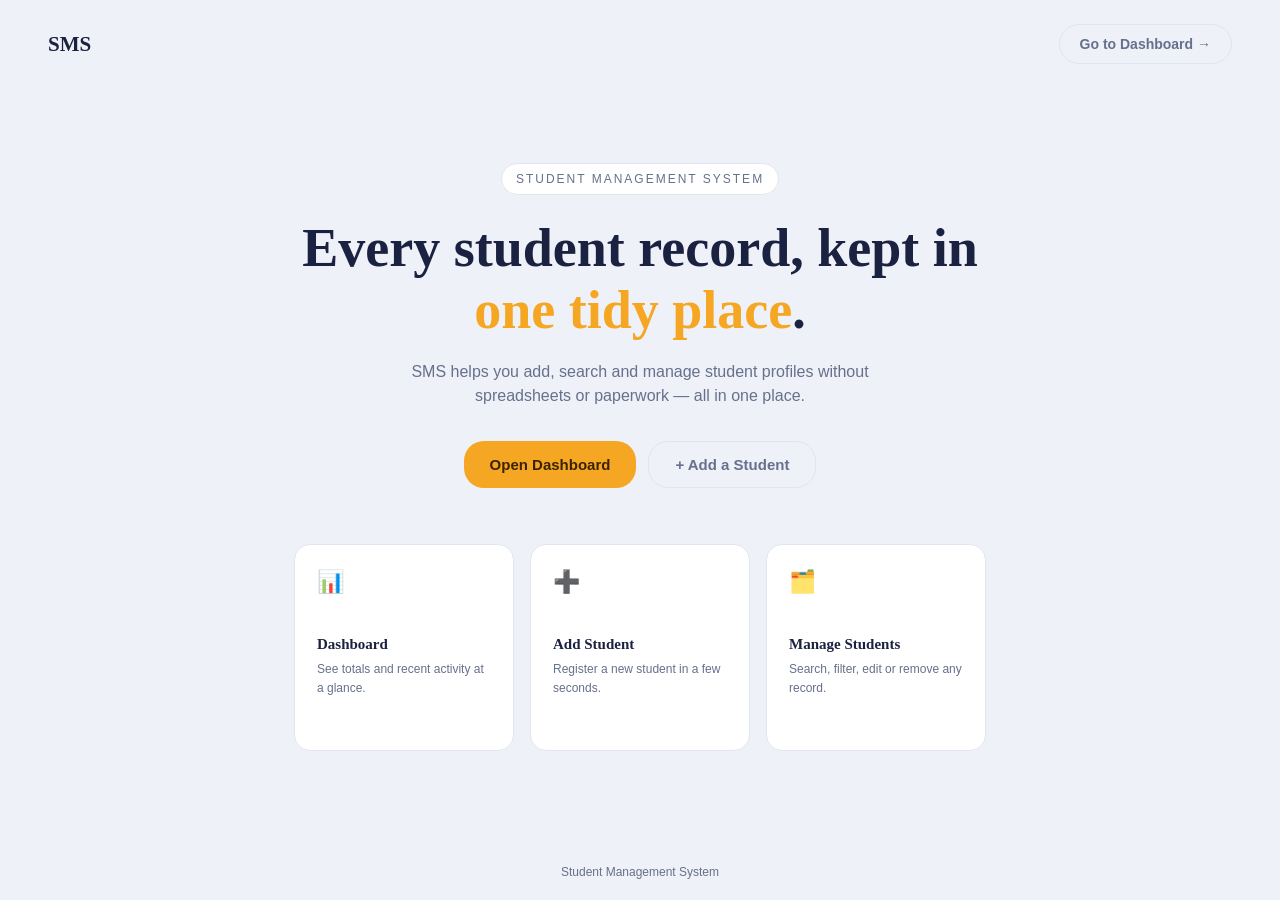
<file: index.html>
<!DOCTYPE html>
<html lang="en">
<head>
<meta charset="UTF-8">
<meta name="viewport" content="width=device-width, initial-scale=1.0">
<title>SMS | Home</title>
<link rel="stylesheet" href="style.css">
</head>
<body class="home-page">

<nav class="home-nav">
  <div class="brand">SMS</div>
  <a href="dashboard.html" class="secondary-btn">Go to Dashboard →</a>
</nav>

<section class="home-hero">
  <span class="home-badge">Student Management System</span>
  <h1>Every student record, kept in <em>one tidy place</em>.</h1>
  <p>SMS helps you add, search and manage student profiles without spreadsheets or paperwork — all in one place.</p>
  <div class="home-cta">
    <a href="dashboard.html" class="primary-btn">Open Dashboard</a>
    <a href="add.html" class="secondary-btn">+ Add a Student</a>
  </div>

  <div class="home-tickets">
    <a href="dashboard.html" class="ticket">
      <span class="t-icon">📊</span>
      <h3>Dashboard</h3>
      <p>See totals and recent activity at a glance.</p>
    </a>
    <a href="add.html" class="ticket">
      <span class="t-icon">➕</span>
      <h3>Add Student</h3>
      <p>Register a new student in a few seconds.</p>
    </a>
    <a href="manage.html" class="ticket">
      <span class="t-icon">🗂️</span>
      <h3>Manage Students</h3>
      <p>Search, filter, edit or remove any record.</p>
    </a>
  </div>
</section>

<footer class="home-foot">Student Management System</footer>

</body>
</html>
</file>
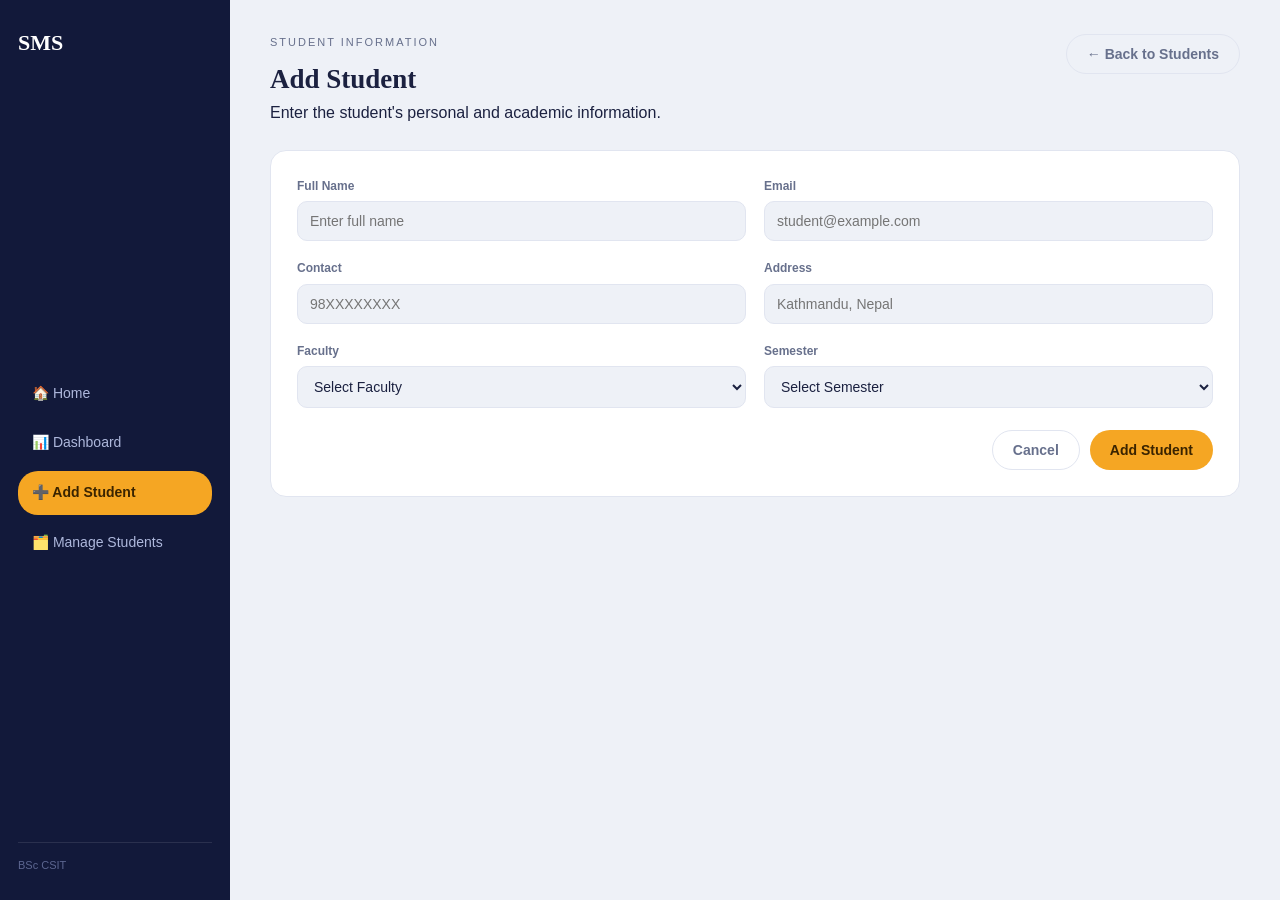
<file: add.html>
<!DOCTYPE html>
<html lang="en">
<head>
<meta charset="UTF-8">
<meta name="viewport" content="width=device-width, initial-scale=1.0">
<title>Add Student | SMS</title>
<link rel="stylesheet" href="style.css">
</head>
<body>
<div class="app-shell">

  <aside class="sidebar">
    <div class="sidebar-top">
      <a href="index.html" class="brand">SMS</a>
    </div>
    <nav class="sidebar-nav">
      <a href="index.html">🏠 Home</a>
      <a href="dashboard.html">📊 Dashboard</a>
      <a href="add.html" class="active">➕ Add Student</a>
      <a href="manage.html">🗂️ Manage Students</a>
    </nav>
    <div class="sidebar-foot">BSc CSIT</div>
  </aside>

  <div class="main-wrap">
    <header class="topbar">
      <div>
        <p class="eyebrow">Student Information</p>
        <h1 id="formTitle">Add Student</h1>
        <p>Enter the student's personal and academic information.</p>
      </div>
      <a href="manage.html" class="back-btn">← Back to Students</a>
    </header>

    <main>
      <section class="form-card">
        <form id="studentForm">
          <div class="form-grid">
            <div class="form-group"><label for="name">Full Name</label><input type="text" id="name" placeholder="Enter full name" required></div>
            <div class="form-group"><label for="email">Email</label><input type="email" id="email" placeholder="student@example.com" required></div>
            <div class="form-group"><label for="contact">Contact</label><input type="tel" id="contact" placeholder="98XXXXXXXX" required></div>
            <div class="form-group"><label for="address">Address</label><input type="text" id="address" placeholder="Kathmandu, Nepal" required></div>
            <div class="form-group">
              <label for="faculty">Faculty</label>
              <select id="faculty" required>
                <option value="">Select Faculty</option>
                <option>BSc CSIT</option><option>BIT</option><option>B.TECH</option>
                <option>BBA</option><option>BBS</option><option>BA</option><option>BFA</option>
              </select>
            </div>
            <div class="form-group">
              <label for="semester">Semester</label>
              <select id="semester" required>
                <option value="">Select Semester</option>
                <option value="1">First Semester</option>
                <option value="2">Second Semester</option>
                <option value="3">Third Semester</option>
                <option value="4">Fourth Semester</option>
                <option value="5">Fifth Semester</option>
                <option value="6">Sixth Semester</option>
              </select>
            </div>
          </div>
          <div class="form-actions">
            <a href="manage.html" class="print-btn">Cancel</a>
            <button type="submit" id="submitBtn" class="edit-btn">Add Student</button>
          </div>
        </form>
      </section>
    </main>
  </div>

</div>
<script src="script.js"></script>
</body>
</html>
</file>
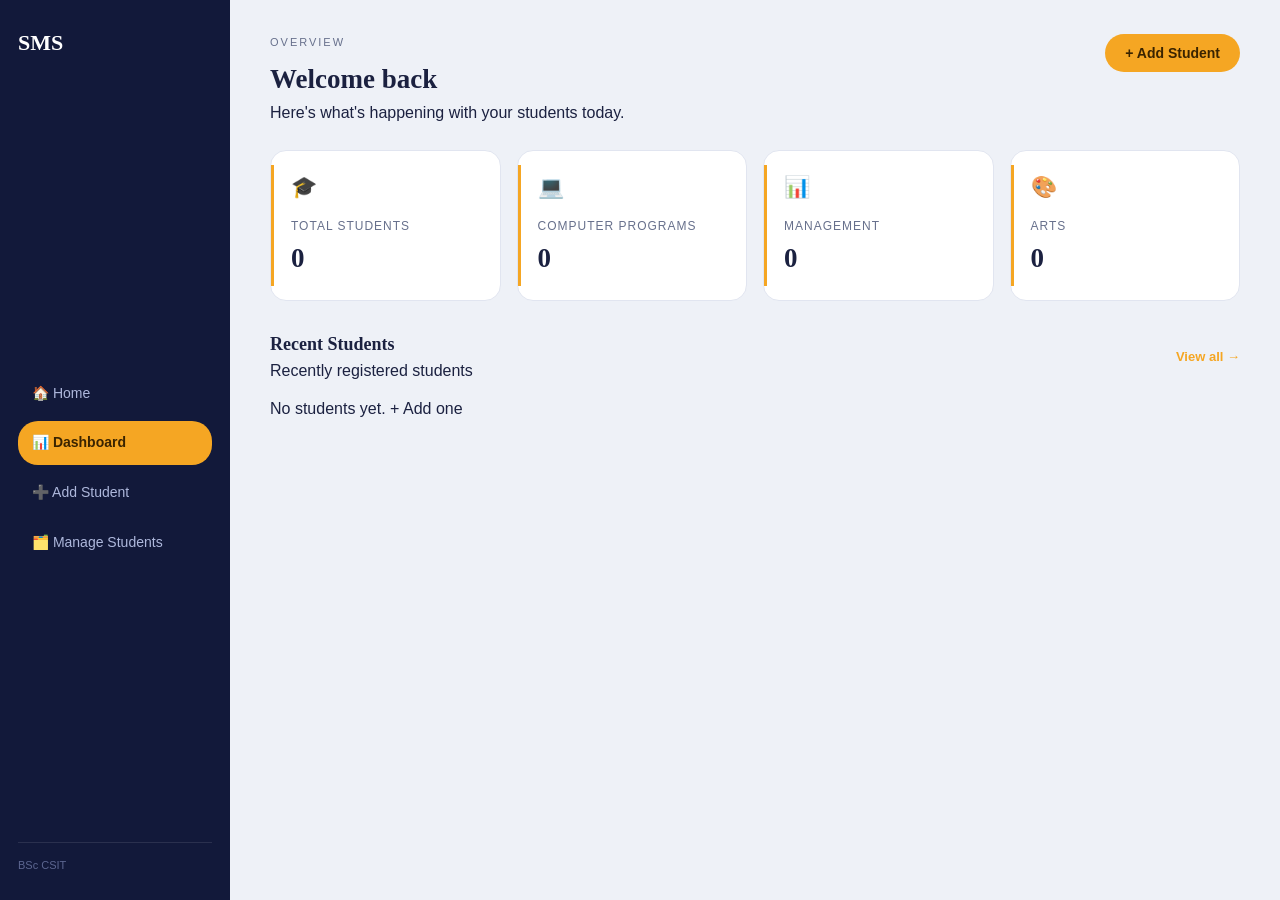
<file: dashboard.html>
<!DOCTYPE html>
<html lang="en">
<head>
<meta charset="UTF-8">
<meta name="viewport" content="width=device-width, initial-scale=1.0">
<title>Dashboard | SMS</title>
<link rel="stylesheet" href="style.css">
</head>
<body>
<div class="app-shell">

  <aside class="sidebar">
    <div class="sidebar-top">
      <a href="index.html" class="brand">SMS</a>
    </div>
    <nav class="sidebar-nav">
      <a href="index.html">🏠 Home</a>
      <a href="dashboard.html" class="active">📊 Dashboard</a>
      <a href="add.html">➕ Add Student</a>
      <a href="manage.html">🗂️ Manage Students</a>
    </nav>
    <div class="sidebar-foot">BSc CSIT</div>
  </aside>

  <div class="main-wrap">
    <header class="topbar">
      <div>
        <p class="eyebrow">Overview</p>
        <h1>Welcome back</h1>
        <p>Here's what's happening with your students today.</p>
      </div>
      <a href="add.html" class="primary-btn">+ Add Student</a>
    </header>

    <main>
      <section class="stats">
        <div class="stat-card"><span class="stat-icon">🎓</span><p>Total Students</p><h2 id="totalStudents">0</h2></div>
        <div class="stat-card"><span class="stat-icon">💻</span><p>Computer Programs</p><h2 id="computerStudents">0</h2></div>
        <div class="stat-card"><span class="stat-icon">📊</span><p>Management</p><h2 id="managementStudents">0</h2></div>
        <div class="stat-card"><span class="stat-icon">🎨</span><p>Arts</p><h2 id="artsStudents">0</h2></div>
      </section>

      <section>
        <div class="section-heading">
          <div><h2>Recent Students</h2><p style="color:var(--muted)">Recently registered students</p></div>
          <a href="manage.html">View all →</a>
        </div>
        <div id="recentStudents" class="recent-list"></div>
      </section>
    </main>
  </div>

</div>
<script src="script.js"></script>
</body>
</html>
</file>
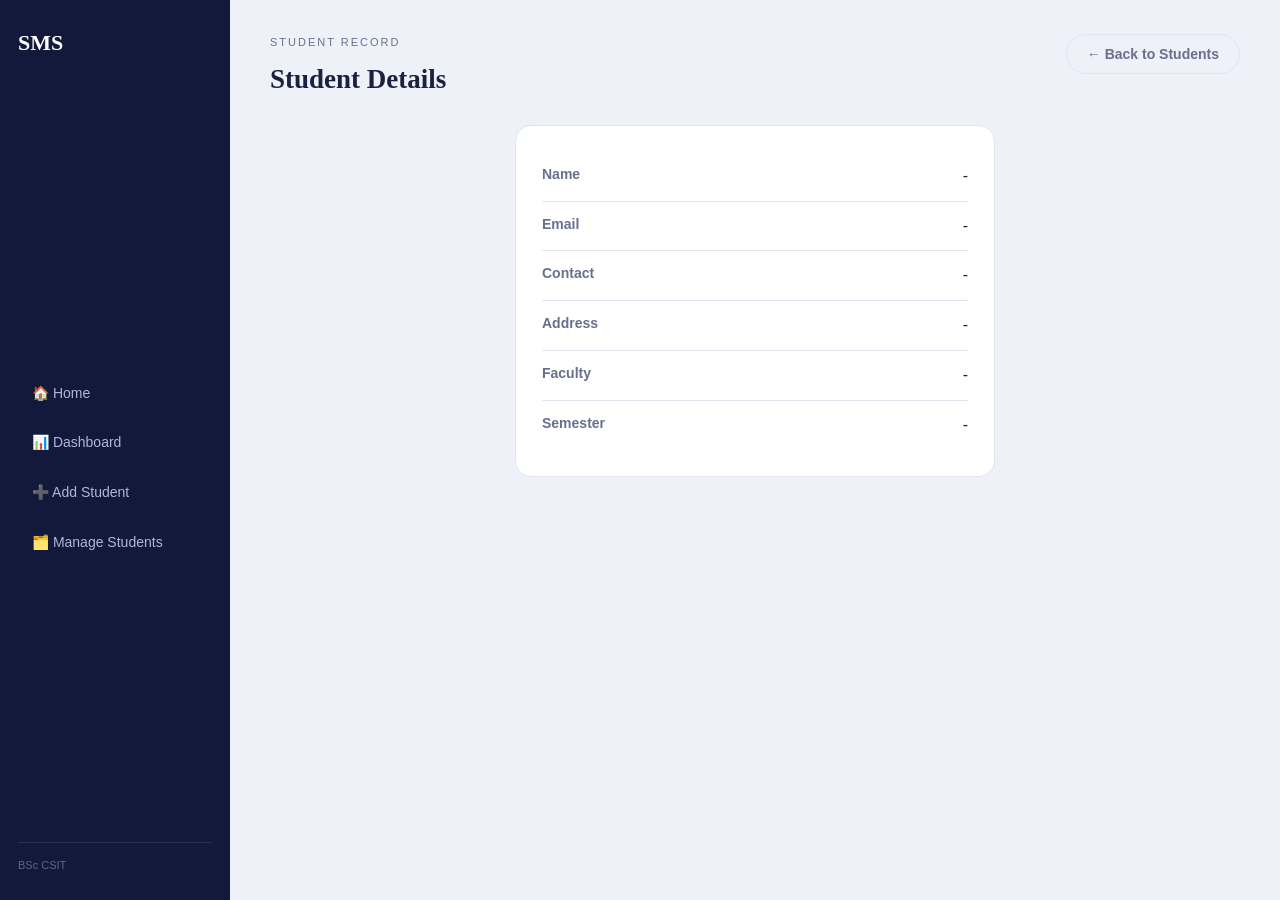
<file: details.html>
<!DOCTYPE html>
<html lang="en">
<head>
<meta charset="UTF-8">
<meta name="viewport" content="width=device-width, initial-scale=1.0">
<title>Student Details | SMS</title>
<link rel="stylesheet" href="style.css">
</head>
<body>
<div class="app-shell">

  <aside class="sidebar">
    <div class="sidebar-top">
      <a href="index.html" class="brand">SMS</a>
    </div>
    <nav class="sidebar-nav">
      <a href="index.html">🏠 Home</a>
      <a href="dashboard.html">📊 Dashboard</a>
      <a href="add.html">➕ Add Student</a>
      <a href="manage.html">🗂️ Manage Students</a>
    </nav>
    <div class="sidebar-foot">BSc CSIT</div>
  </aside>

  <div class="main-wrap">
    <header class="topbar">
      <div>
        <p class="eyebrow">Student Record</p>
        <h1>Student Details</h1>
      </div>
      <a href="manage.html" class="back-btn">← Back to Students</a>
    </header>

    <main>
      <div class="details-card">
        <div class="flex"><label>Name</label><p id="stName">-</p></div>
        <div class="flex"><label>Email</label><p id="stEmail">-</p></div>
        <div class="flex"><label>Contact</label><p id="stContact">-</p></div>
        <div class="flex"><label>Address</label><p id="stAddress">-</p></div>
        <div class="flex"><label>Faculty</label><p id="stFaculty">-</p></div>
        <div class="flex"><label>Semester</label><p id="stSemester">-</p></div>
      </div>
    </main>
  </div>

</div>
<script src="script.js"></script>
</body>
</html>
</file>
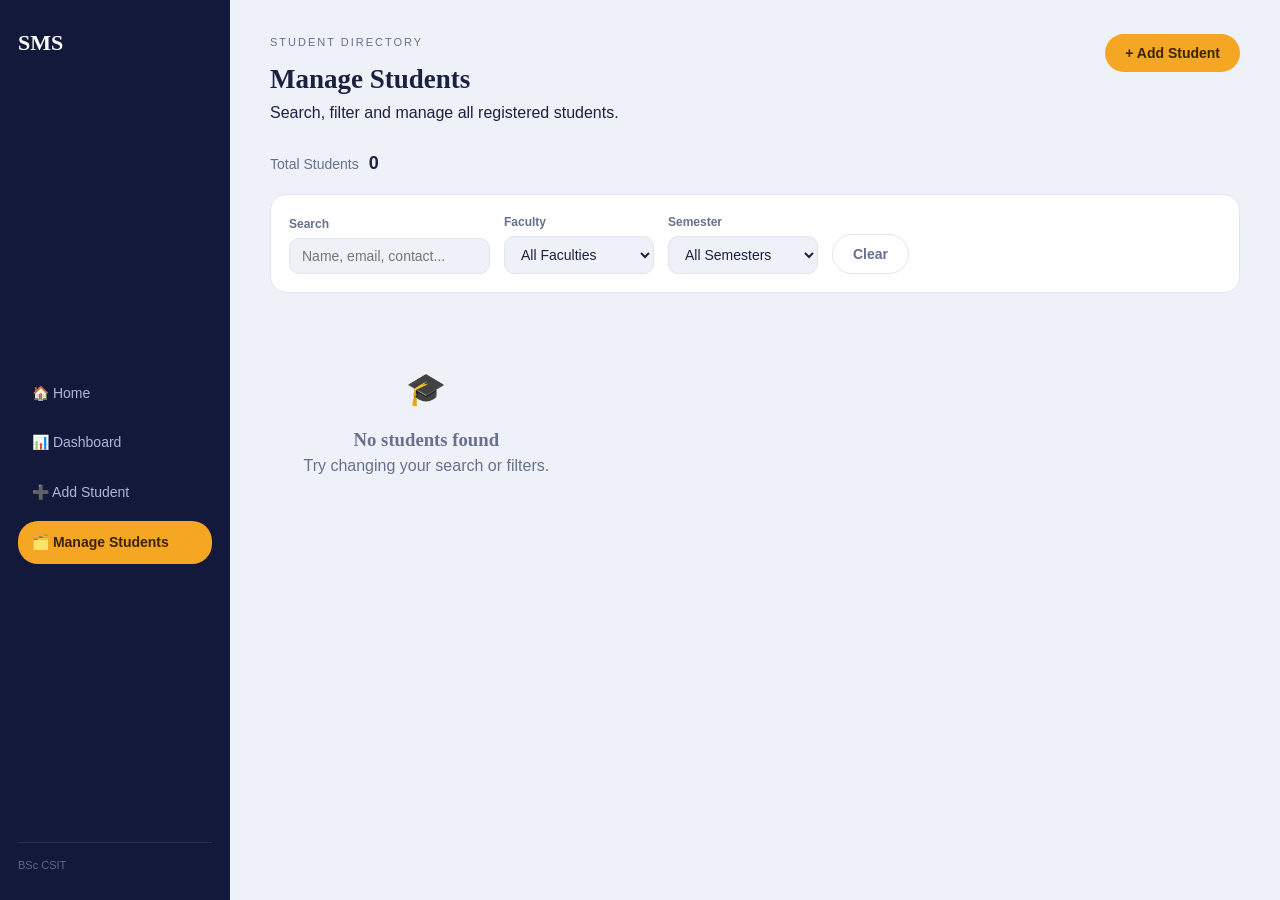
<file: manage.html>
<!DOCTYPE html>
<html lang="en">
<head>
<meta charset="UTF-8">
<meta name="viewport" content="width=device-width, initial-scale=1.0">
<title>Manage Students | SMS</title>
<link rel="stylesheet" href="style.css">
</head>
<body>
<div class="app-shell">

  <aside class="sidebar">
    <div class="sidebar-top">
      <a href="index.html" class="brand">SMS</a>
    </div>
    <nav class="sidebar-nav">
      <a href="index.html">🏠 Home</a>
      <a href="dashboard.html">📊 Dashboard</a>
      <a href="add.html">➕ Add Student</a>
      <a href="manage.html" class="active">🗂️ Manage Students</a>
    </nav>
    <div class="sidebar-foot">BSc CSIT</div>
  </aside>

  <div class="main-wrap">
    <header class="topbar">
      <div>
        <p class="eyebrow">Student Directory</p>
        <h1>Manage Students</h1>
        <p>Search, filter and manage all registered students.</p>
      </div>
      <a href="add.html" class="primary-btn">+ Add Student</a>
    </header>

    <main>
      <div class="student-summary">Total Students <strong id="manageStudentCount">0</strong></div>

      <section class="filter-box">
        <div><label for="searchStudent">Search</label><input type="search" id="searchStudent" placeholder="Name, email, contact..."></div>
        <div>
          <label for="facultyFilter">Faculty</label>
          <select id="facultyFilter">
            <option value="">All Faculties</option>
            <option>BSc CSIT</option><option>BIT</option><option>B.TECH</option>
            <option>BBA</option><option>BBS</option><option>BA</option><option>BFA</option>
          </select>
        </div>
        <div>
          <label for="semesterFilter">Semester</label>
          <select id="semesterFilter">
            <option value="">All Semesters</option>
            <option value="1">First</option><option value="2">Second</option><option value="3">Third</option>
            <option value="4">Fourth</option><option value="5">Fifth</option><option value="6">Sixth</option>
          </select>
        </div>
        <button id="clearFilters" class="clear-btn" type="button">Clear</button>
      </section>

      <section id="studentGrid" class="card-grid"></section>
    </main>
  </div>

</div>
<script src="script.js"></script>
</body>
</html>
</file>
<file: style.css>
* {
    box-sizing:border-box;
    margin:0;
    padding:0;
}
body {
    font-family:Arial,sans-serif;
    background:#eef1f7;
    color:#1b2140;
    line-height:1.55;
}
a {
    text-decoration:none;
    color:inherit;
}
h1,h2,h3 {
    font-family:Georgia,serif;
}
.app-shell {
    display:flex;
    min-height:100vh;
}
.sidebar {
    width:230px;
    min-height:100vh;
    padding:26px 18px;
    background:#12193a;
    color:#aeb8dc;
    display:flex;
    flex-direction:column;
    justify-content:space-between;
    position:sticky;
    top:0;
}
.sidebar-top .brand {
    display:block;
    margin-bottom:34px;
    color:white;
    font-family:Georgia,serif;
    font-size:22px;
    font-weight:600;
}
.sidebar-top .brand span,.home-nav .brand span {
    color:#f5a623;
}
.sidebar-nav {
    display:flex;
    flex-direction:column;
    gap:6px;
}
.sidebar-nav a {
    display:flex;
    align-items:center;
    gap:10px;
    padding:11px 14px;
    border-radius:20px;
    color:#aeb8dc;
    font-size:14px;
    font-weight:500;
}
.sidebar-nav a:hover {
    background:#ffffff10;
    color:white;
}
.sidebar-nav a.active {
    background:#f5a623;
    color:#3a2400;
    font-weight:600;
}
.sidebar-foot {
    padding-top:14px;
    border-top:1px solid #ffffff1a;
    color:#5c6690;
    font-size:11px;
}
.main-wrap {
    flex:1;
    min-width:0;
}
.topbar {
    display:flex;
    justify-content:space-between;
    align-items:flex-start;
    gap:16px;
    padding:34px 40px 24px;
}
.eyebrow {
    margin-bottom:8px;
    color:#67708c;
    font-size:11px;
    letter-spacing:2px;
    text-transform:uppercase;
}
.topbar h1 {
    color:#1b2140;
    font-size:27px;
    font-weight:600;
}
.topbar>p {
    max-width:520px;
    color:#67708c;
}
main {
    padding:0 40px 48px;
}
.primary-btn,.secondary-btn,.edit-btn,.view-btn,.delete-btn,.print-btn,.back-btn,.clear-btn {
    display:inline-flex;
    justify-content:center;
    align-items:center;
    gap:6px;
    padding:11px 20px;
    border:1px solid #e1e5f0;
    border-radius:20px;
    background:white;
    color:#1b2140;
    font:600 14px Arial;
    cursor:pointer;
}
.primary-btn,.edit-btn {
    border:0;
    background:#f5a623;
    color:#3a2400;
}
.secondary-btn,.print-btn,.back-btn,.clear-btn {
    background:transparent;
    color:#67708c;
}
.view-btn {
    background:transparent;
    color:#1b2140;
    border-color:#1b2140;
}
.delete-btn {
    background:transparent;
    color:#e1503c;
    border-color:#e1503c;
}
.primary-btn:hover,.edit-btn:hover {
    opacity:.88;
}
.view-btn:hover,.delete-btn:hover,.secondary-btn:hover {
    background:#eef1f7;
}
.home-page {
    min-height:100vh;
    display:flex;
    flex-direction:column;
}
.home-nav {
    display:flex;
    justify-content:space-between;
    align-items:center;
    padding:24px 48px;
}
.home-nav .brand {
    font:600 21px Georgia,serif;
}
.home-hero {
    flex:1;
    display:flex;
    flex-direction:column;
    justify-content:center;
    align-items:center;
    padding:40px 24px 60px;
    text-align:center;
}
.home-badge {
    margin-bottom:22px;
    padding:6px 14px;
    border:1px solid #e1e5f0;
    border-radius:20px;
    background:white;
    color:#67708c;
    font-size:12px;
    letter-spacing:2px;
    text-transform:uppercase;
}
.home-hero h1 {
    max-width:760px;
    margin-bottom:18px;
    color:#1b2140;
    font-size:54px;
    font-weight:600;
    line-height:1.15;
}
.home-hero h1 em {
    color:#f5a623;
    font-style:normal;
}
.home-hero p {
    max-width:480px;
    margin-bottom:32px;
    color:#67708c;
    font-size:16px;
}
.home-cta,.home-tickets {
    display:flex;
    justify-content:center;
    gap:12px;
    flex-wrap:wrap;
}
.home-cta a {
    padding:14px 26px;
    font-size:15px;
}
.home-tickets {
    max-width:900px;
    margin-top:56px;
    gap:16px;
}
.ticket {
    width:220px;
    padding:20px 22px;
    border:1px solid #e1e5f0;
    border-radius:16px;
    background:white;
    text-align:left;
}
.ticket:hover {
    border-color:#f5a623;
}
.ticket .t-icon {
    display:block;
    margin-bottom:34px;
    font-size:22px;
}
.ticket h3 {
    margin-bottom:4px;
    font-size:15px;
}
.ticket p {
    color:#67708c;
    font-size:12px;
}
.home-foot {
    padding:18px;
    color:#67708c;
    font-size:12px;
    text-align:center;
}
.stats {
    display:grid;
    grid-template-columns:repeat(4,1fr);
    gap:16px;
    margin-bottom:30px;
}
.stat-card {
    padding:20px;
    border:1px solid #e1e5f0;
    border-radius:16px;
    background:white;
    position:relative;
}
.stat-card:before {
    content:"";
    position:absolute;
    left:0;
    top:14px;
    bottom:14px;
    width:3px;
    background:#f5a623;
}
.stat-icon {
    display:block;
    margin-bottom:14px;
    font-size:21px;
}
.stat-card p {
    margin-bottom:2px;
    color:#67708c;
    font-size:12px;
    text-transform:uppercase;
    letter-spacing:1px;
}
.stat-card h2 {
    color:#1b2140;
    font-size:27px;
}
.section-heading {
    display:flex;
    justify-content:space-between;
    align-items:center;
    margin-bottom:14px;
}
.section-heading h2 {
    font-size:18px;
    font-weight:600;
}
.section-heading>a {
    color:#f5a623;
    font-size:13px;
    font-weight:600;
}
.recent-list {
    display:flex;
    flex-direction:column;
    gap:10px;
}
.recent-student {
    display:flex;
    justify-content:space-between;
    align-items:center;
    padding:14px 18px;
    border:1px solid #e1e5f0;
    border-radius:10px;
    background:white;
}
.student-info {
    display:flex;
    align-items:center;
    gap:12px;
}
.student-avatar,.student-mini-avatar {
    width:38px;
    height:38px;
    display:flex;
    justify-content:center;
    align-items:center;
    border-radius:50%;
    background:#fff1d6;
    color:#3a2400;
    font-family:Georgia,serif;
    font-weight:700;
}
.recent-student h3 {
    font-size:15px;
    font-weight:600;
}
.recent-student p {
    color:#67708c;
    font-size:12px;
}
.student-faculty,.faculty-badge {
    padding:4px 10px;
    border-radius:20px;
    background:#fff1d6;
    color:#3a2400;
    font-size:12px;
    font-weight:600;
}
.filter-box {
    display:flex;
    align-items:flex-end;
    gap:14px;
    flex-wrap:wrap;
    padding:18px;
    margin-bottom:22px;
    border:1px solid #e1e5f0;
    border-radius:16px;
    background:white;
}
.filter-box label {
    display:block;
    margin-bottom:5px;
    color:#67708c;
    font-size:12px;
    font-weight:600;
}
.filter-box input,.filter-box select {
    min-width:150px;
    padding:9px 12px;
    border:1px solid #e1e5f0;
    border-radius:10px;
    background:#eef1f7;
    color:#1b2140;
    font:14px Arial;
}
.student-summary {
    margin-bottom:16px;
    color:#67708c;
    font-size:14px;
}
.student-summary strong {
    margin-left:6px;
    color:#1b2140;
    font-size:18px;
}
.card-grid {
    display:grid;
    grid-template-columns:repeat(auto-fill,minmax(260px,1fr));
    gap:16px;
}
.student-card {
    padding:18px;
    border:1px solid #e1e5f0;
    border-radius:16px;
    background:white;
}
.student-card h3 {
    margin-bottom:2px;
    font-size:16px;
}
.student-card p {
    margin-bottom:2px;
    color:#67708c;
    font-size:13px;
}
.student-card>p:first-of-type {
    margin-top:18px;
}
.action-buttons {
    display:flex;
    gap:8px;
    margin-top:14px;
}
.action-buttons button {
    flex:1;
    padding:8px;
    font-size:12px;
}
.empty-state {
    padding:50px 20px;
    color:#67708c;
    text-align:center;
}
.empty-icon {
    margin-bottom:10px;
    font-size:32px;
}
.form-card {
    padding:26px;
    border:1px solid #e1e5f0;
    border-radius:16px;
    background:white;
}
.form-grid {
    display:grid;
    grid-template-columns:1fr 1fr;
    gap:18px;
}
.form-group {
    display:flex;
    flex-direction:column;
}
.form-group label {
    margin-bottom:6px;
    color:#67708c;
    font-size:12px;
    font-weight:600;
}
.form-group input,.form-group select {
    padding:11px 12px;
    border:1px solid #e1e5f0;
    border-radius:10px;
    background:#eef1f7;
    color:#1b2140;
    font:14px Arial;
}
.form-group input:focus,.form-group select:focus {
    border-color:#f5a623;
}
.form-actions {
    display:flex;
    justify-content:flex-end;
    gap:10px;
    margin-top:22px;
}
.details-card {
    max-width:480px;
    margin:0 auto;
    padding:26px;
    border:1px solid #e1e5f0;
    border-radius:16px;
    background:white;
}
.details-card h1 {
    padding-bottom:18px;
    font-size:22px;
    text-align:center;
}
.flex {
    display:flex;
    justify-content:space-between;
    padding:12px 0;
    border-bottom:1px solid #e1e5f0;
}
.flex:last-of-type {
    border-bottom:0;
}
.flex label {
    color:#67708c;
    font-size:14px;
    font-weight:600;
}
@media(max-width:900px) {
    .app-shell {
        flex-direction:column;
    }
    .sidebar {
        width:100%;
        min-height:auto;
        position:relative;
        flex-direction:row;
        align-items:center;
        padding:14px 18px;
        overflow-x:auto;
    }
    .sidebar-top .brand {
        margin:0 18px 0 0;
        white-space:nowrap;
    }
    .sidebar-nav {
        flex-direction:row;
    }
    .sidebar-foot {
        display:none;
    }
    .topbar,main {
        padding-left:20px;
        padding-right:20px;
    }
    .stats {
        grid-template-columns:repeat(2,1fr);
    }
}
@media(max-width:700px){ 
    .topbar {
        flex-direction:column;
    }
    .form-grid {
        grid-template-columns:1fr;
    }
    .home-nav {
        padding:20px;
    }
    .home-hero h1 {
        font-size:38px;
    }
}
@media(max-width:500px){ 
    .stats {
        grid-template-columns:1fr;
    }
    .home-cta {
        flex-direction:column;
        width:100%;
    }
    .home-cta a {
        width:100%;
        text-align:center;
    }
    .recent-student {
        align-items:flex-start;
        gap:10px;
    }
    .student-faculty {
        display:none;
    }
}
</file>
